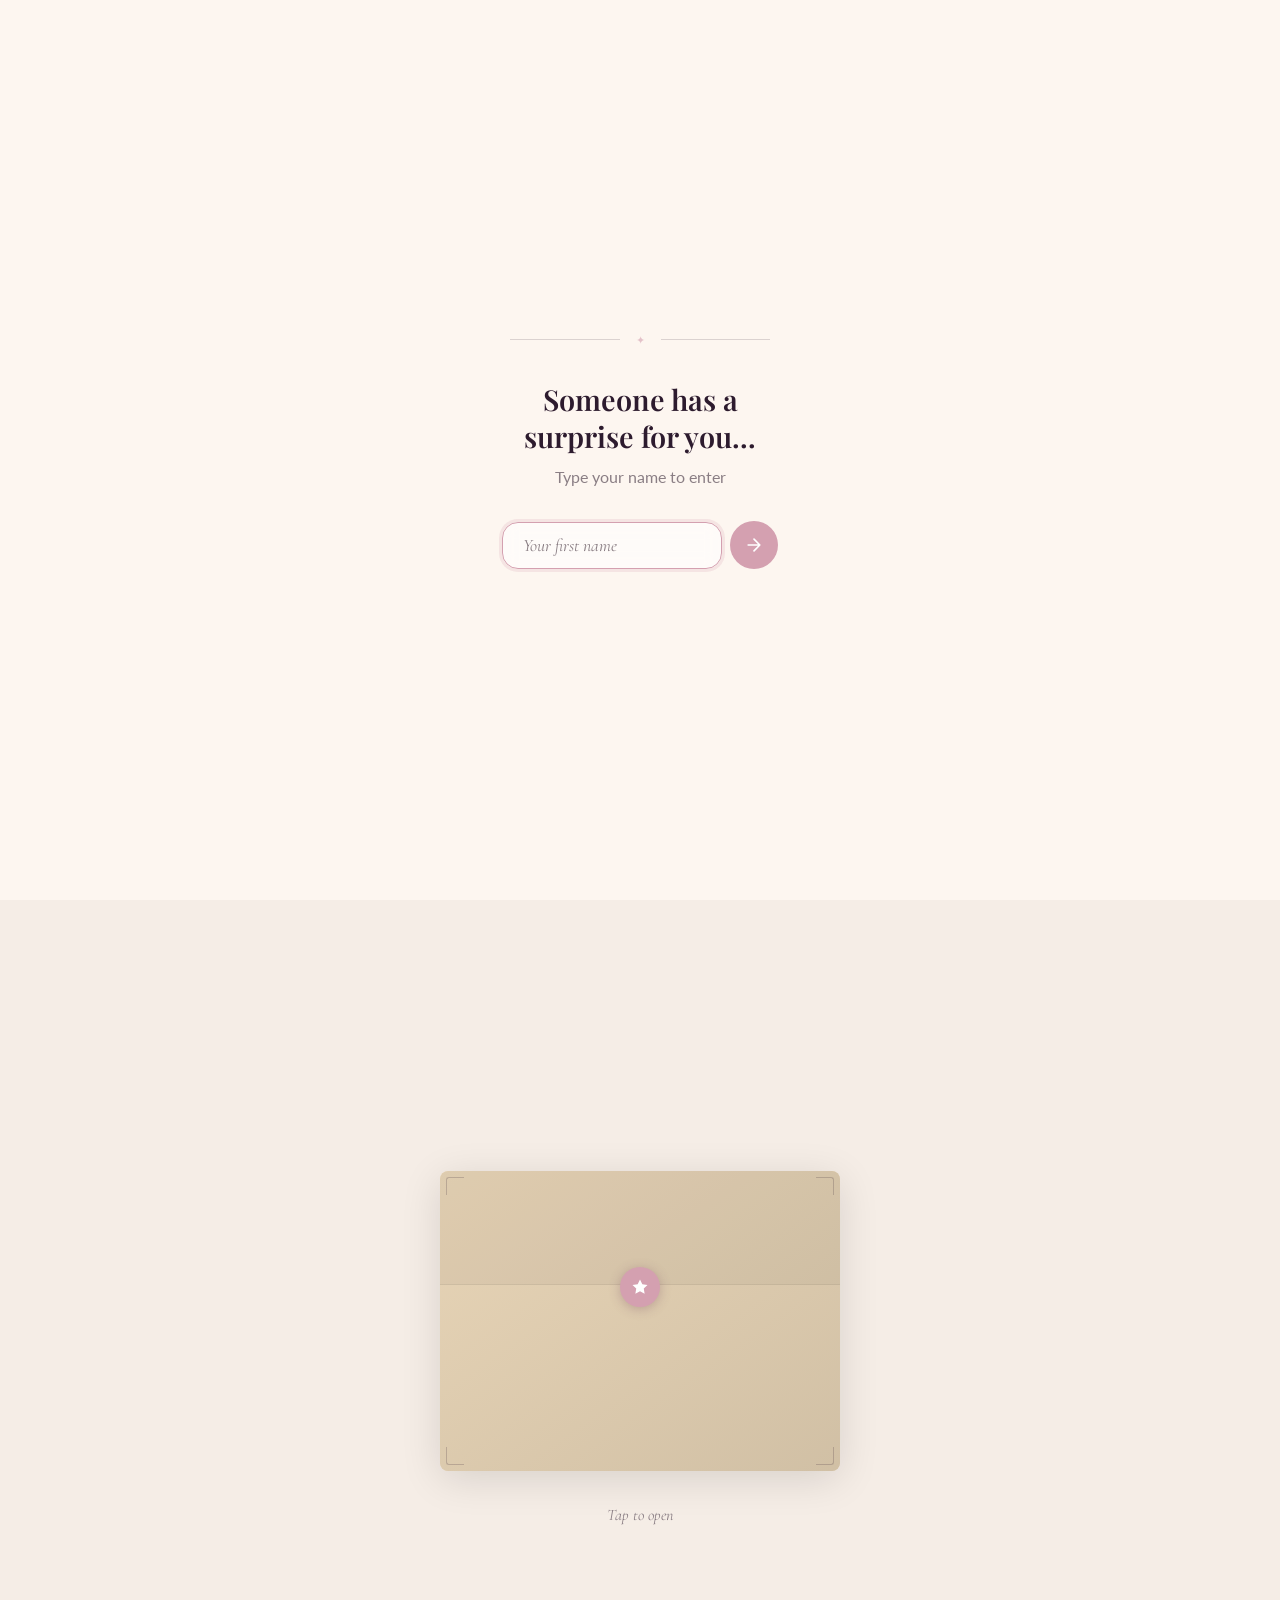
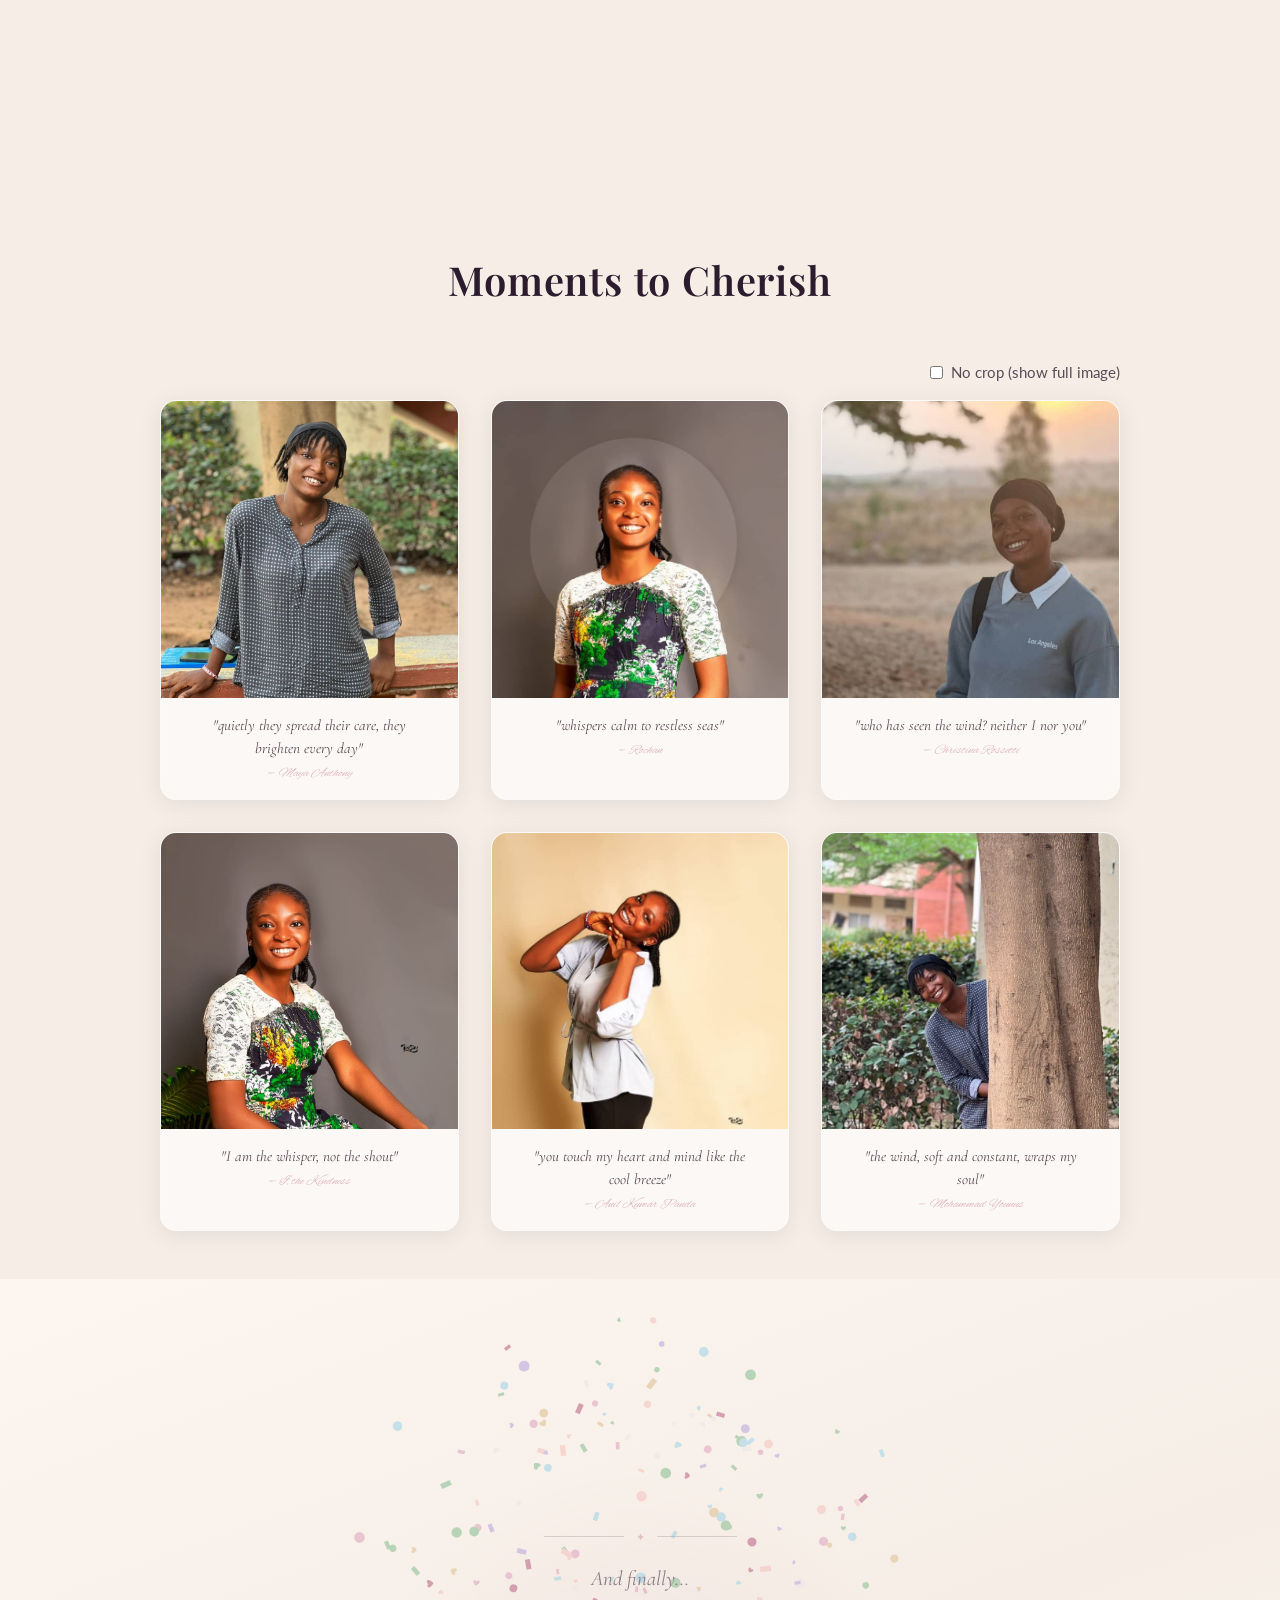
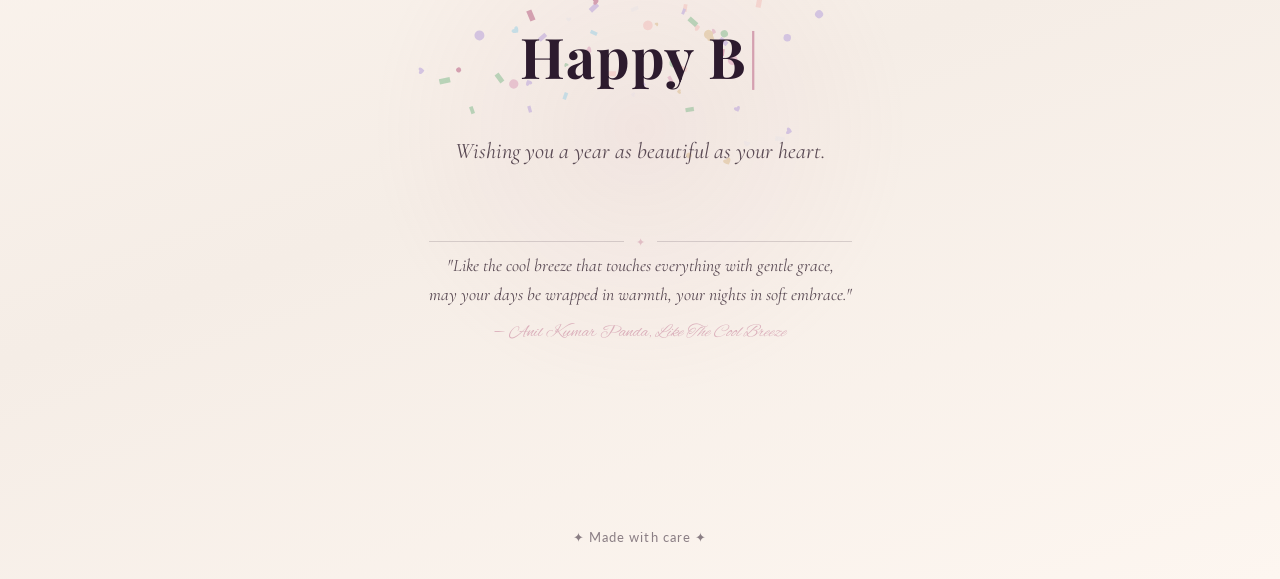
<file: index.html>
<!DOCTYPE html>
<html lang="en">
<head>
  <meta charset="UTF-8">
  <meta name="viewport" content="width=device-width, initial-scale=1.0">

  <!-- Prevent theme flash: apply saved theme before render -->
  <script>(function(){var t=localStorage.getItem('birthday-theme');if(t){document.documentElement.setAttribute('data-theme',t);}else{document.documentElement.setAttribute('data-theme','light');}})();</script>

  <!-- ✦ CHANGE: Recipient name for page title & description -->
  <title>Happy Birthday ✦ Precious</title>
  <meta name="theme-color" content="#FDF6F0">
  <meta name="description" content="A special birthday surprise for Precious Mosunmola Oni">

  <!-- Google Fonts -->
  <link rel="preconnect" href="https://fonts.googleapis.com">
  <link rel="preconnect" href="https://fonts.gstatic.com" crossorigin>
  <link href="https://fonts.googleapis.com/css2?family=Playfair+Display:ital,wght@0,400;0,600;0,700;1,400&family=Lato:wght@300;400;700&family=Cormorant+Garamond:ital,wght@0,400;0,600;1,400&family=Alex+Brush&display=swap" rel="stylesheet">

  <link rel="stylesheet" href="style.css">
</head>
<body>

  <!-- ===== NAME GATE ===== -->
  <div id="nameGate" class="name-gate">
    <div class="name-gate-card">
      <div class="name-gate-divider" aria-hidden="true">
        <span class="divider-line"></span>
        <span class="divider-ornament">&#10022;</span>
        <span class="divider-line"></span>
      </div>
      <h2 class="name-gate-title">Someone has a surprise for you...</h2>
      <p class="name-gate-subtitle">Type your name to enter</p>
      <form id="nameGateForm" class="name-gate-form" autocomplete="off">
        <input type="text" id="nameGateInput" class="name-gate-input" placeholder="Your first name" required maxlength="30" autofocus>
        <button type="submit" class="name-gate-btn">
          <svg viewBox="0 0 24 24" width="20" height="20" aria-hidden="true">
            <path d="M5 12h14M12 5l7 7-7 7" fill="none" stroke="currentColor" stroke-width="2" stroke-linecap="round" stroke-linejoin="round"/>
          </svg>
        </button>
      </form>
    </div>
  </div>

  <!-- ===== BIRTHDAY CELEBRATION OVERLAY ===== -->
  <div id="birthdayOverlay" class="birthday-overlay" hidden>
    <canvas id="birthdayConfetti" aria-hidden="true"></canvas>
    <div class="birthday-overlay-content">
      <div class="birthday-overlay-divider" aria-hidden="true">
        <span class="divider-line"></span>
        <span class="divider-ornament">&#10022;</span>
        <span class="divider-line"></span>
      </div>
      <h1 class="birthday-overlay-title">Happy Birthday!</h1>
      <p class="birthday-overlay-name">Precious</p>
      <p class="birthday-overlay-subtitle">Today is your special day</p>
      <button id="birthdayOverlayBtn" class="birthday-overlay-btn">Tap to enter &#10024;</button>
    </div>
  </div>

  <!-- ===== THEME TOGGLE ===== -->
  <button class="theme-toggle" id="themeToggle" aria-label="Toggle dark mode">
    <svg class="theme-icon theme-icon--sun" viewBox="0 0 24 24" width="20" height="20" aria-hidden="true">
      <circle cx="12" cy="12" r="5" fill="none" stroke="currentColor" stroke-width="2"/>
      <path d="M12 1v2M12 21v2M4.22 4.22l1.42 1.42M18.36 18.36l1.42 1.42M1 12h2M21 12h2M4.22 19.78l1.42-1.42M18.36 5.64l1.42-1.42" stroke="currentColor" stroke-width="2" stroke-linecap="round"/>
    </svg>
    <svg class="theme-icon theme-icon--moon" viewBox="0 0 24 24" width="20" height="20" aria-hidden="true">
      <path d="M21 12.79A9 9 0 1 1 11.21 3 7 7 0 0 0 21 12.79z" fill="none" stroke="currentColor" stroke-width="2" stroke-linecap="round" stroke-linejoin="round"/>
    </svg>
  </button>

  <!-- ===== SECTION NAVIGATION ===== -->
  <nav class="section-nav" id="sectionNav" aria-label="Section navigation">
    <button class="nav-dot is-active" data-index="0" aria-label="Go to welcome"></button>
    <button class="nav-dot" data-index="1" aria-label="Open your surprise"></button>
    <button class="nav-dot" data-index="2" aria-label="Read the letter"></button>
    <button class="nav-dot" data-index="3" aria-label="View memories"></button>
    <button class="nav-dot" data-index="4" aria-label="Celebration"></button>
  </nav>

  <main>

    <!-- ============================================================
         SECTION 1 — WELCOME
         ============================================================ -->
    <section id="welcome" class="section" data-index="0">
      <div class="particles-wrapper" id="particlesWrapper" aria-hidden="true"></div>

      <div class="welcome-content">
        <p class="teaser">Something special is here for you...</p>
        <div class="welcome-divider" aria-hidden="true">
          <span class="divider-line"></span>
          <span class="divider-ornament">&#10022;</span>
          <span class="divider-line"></span>
        </div>
        <h1 class="welcome-title">Happy Birthday</h1>
        <!-- ✦ CHANGE: Recipient name -->
        <p class="welcome-name">Precious Mosunmola Oni</p>
      </div>

      <div class="scroll-hint">
        <span>Scroll to explore</span>
        <svg class="scroll-arrow" viewBox="0 0 24 24" width="24" height="24" aria-hidden="true">
          <path d="M7 13l5 5 5-5M7 6l5 5 5-5" fill="none" stroke="currentColor" stroke-width="2" stroke-linecap="round" stroke-linejoin="round"/>
        </svg>
      </div>

      <!-- ✦ CHANGE: Birthday date (ISO format YYYY-MM-DD) -->
      <aside class="countdown" aria-label="Countdown to birthday">
        <p class="countdown-label">Countdown to your day</p>
        <p class="countdown-timer" id="countdownTimer">--d --h --m --s</p>
      </aside>
    </section>

    <!-- ============================================================
         SECTION 2 — SURPRISE REVEAL
         ============================================================ -->
    <section id="reveal" class="section" data-index="1">
      <h2 class="sr-only">Surprise Reveal</h2>

      <div class="reveal-container">
        <div class="envelope" id="envelope" role="button" tabindex="0" aria-label="Open your surprise">
          <div class="envelope-body">
            <!-- Corner accents -->
            <div class="env-corner env-corner--tl" aria-hidden="true"></div>
            <div class="env-corner env-corner--tr" aria-hidden="true"></div>
            <div class="env-corner env-corner--bl" aria-hidden="true"></div>
            <div class="env-corner env-corner--br" aria-hidden="true"></div>

            <!-- Sparkle burst (created on open) -->
            <div class="sparkle-burst" id="sparkleBurst" aria-hidden="true"></div>

            <!-- Inside content (hidden until opened) — reveals a poem -->
            <div class="envelope-inside">
              <div class="envelope-glow"></div>
              <div class="envelope-poem">
                <p class="env-poem-line" data-text="Silent heroes walk among us,"></p>
                <p class="env-poem-line" data-text="in their deeds, they don't fuss,"></p>
                <p class="env-poem-line" data-text="quietly they spread their care,"></p>
                <p class="env-poem-line" data-text="in their humble way, they brighten every day."></p>
                <p class="env-poem-attribution" data-text="— Maya Anthony, The Silent Hero"></p>
              </div>
            </div>
            <!-- Front cover (slides away on open) -->
            <div class="envelope-cover">
              <div class="envelope-flap-top"></div>
              <div class="envelope-seal">
                <svg viewBox="0 0 24 24" width="18" height="18" aria-hidden="true">
                  <path d="M12 2l3.09 6.26L22 9.27l-5 4.87 1.18 6.88L12 17.77l-6.18 3.25L7 14.14 2 9.27l6.91-1.01L12 2z" fill="currentColor"/>
                </svg>
              </div>
            </div>
          </div>
        </div>
        <p class="reveal-hint" id="revealHint">Tap to open</p>
        <p class="reveal-hint reveal-hint--opened">&#10024; A letter awaits you... &#10024;</p>
      </div>
    </section>

    <!-- ============================================================
         SECTION 3 — LETTER
         ============================================================ -->
    <section id="letter" class="section" data-index="2" aria-hidden="true">
      <article class="letter-card">
        <div class="letter-seal" aria-hidden="true">
          <svg viewBox="0 0 24 24" width="20" height="20" aria-hidden="true">
            <path d="M12 2l3.09 6.26L22 9.27l-5 4.87 1.18 6.88L12 17.77l-6.18 3.25L7 14.14 2 9.27l6.91-1.01L12 2z" fill="currentColor"/>
          </svg>
        </div>

        <h2 class="letter-title">For You, <span class="letter-name">Precious</span></h2>

        <div class="letter-body">
          <!-- ✦ CHANGE: Letter content — edit each paragraph as desired -->
          <p class="letter-paragraph">From the moment you came into this world, you've carried a quiet grace that leaves everyone around you a little warmer, a little lighter. Your calm nature, your gentle strength, your brilliant mind — they ripple through every life you touch.</p>
          <p class="letter-paragraph">Today, on your special day, this is a reminder of just how extraordinary you are. You move through this world like the wind itself — sometimes a soft breeze that soothes, sometimes a steady force that inspires. Never doubt the beauty of who you are.</p>
          <p class="letter-paragraph">May this new year of your life bring you the same peace you bring to others, the same light you radiate, and the same joy you so freely share. You are rare. You are precious — in every sense of the word.</p>
        </div>

        <!-- Poem inset -->
        <div class="letter-poem">
          <div class="letter-poem-divider" aria-hidden="true">
            <span class="divider-line"></span>
            <span class="divider-ornament">&#10022;</span>
            <span class="divider-line"></span>
          </div>

          <!-- Poem 2: Whispers in the Breeze -->
          <div class="poem-block">
            <p class="poem-block-line" data-text="Your voice is like a gentle breeze,"></p>
            <p class="poem-block-line" data-text="that dances through the autumn trees."></p>
            <p class="poem-block-line" data-text="It whispers calm to restless seas,"></p>
            <p class="poem-block-line" data-text="and brings my weary soul to ease."></p>
            <br>
            <p class="poem-block-line" data-text="No thunder shouts, no storms arise,"></p>
            <p class="poem-block-line" data-text="just quiet stars in moonlit skies."></p>
            <p class="poem-block-line" data-text="Your presence, a light that softly stays,"></p>
            <p class="poem-block-line" data-text="and wraps my heart in warmest praise."></p>
            <p class="poem-block-attribution" data-text="— Rochan, Whispers in the Breeze"></p>
          </div>

          <div class="letter-poem-divider" aria-hidden="true">
            <span class="divider-line"></span>
            <span class="divider-ornament">&#10022;</span>
            <span class="divider-line"></span>
          </div>

          <!-- Poem 3: Who Has Seen the Wind? -->
          <div class="poem-block">
            <p class="poem-block-line" data-text="Who has seen the wind?"></p>
            <p class="poem-block-line" data-text="Neither I nor you:"></p>
            <p class="poem-block-line" data-text="But when the leaves hang trembling,"></p>
            <p class="poem-block-line" data-text="the wind is passing through."></p>
            <br>
            <p class="poem-block-line" data-text="Who has seen the wind?"></p>
            <p class="poem-block-line" data-text="Neither you nor I:"></p>
            <p class="poem-block-line" data-text="But when the trees bow down their heads,"></p>
            <p class="poem-block-line" data-text="the wind is passing by."></p>
            <p class="poem-block-attribution" data-text="— Christina Rossetti"></p>
          </div>
        </div>

        <!-- ✦ CHANGE: Signature -->
        <p class="letter-signature">With warmth,<br><span class="signature-name">A Friend</span></p>
      </article>
    </section>

    <!-- ============================================================
         SECTION 4 — MEMORIES
         ============================================================ -->
    <section id="memories" class="section" data-index="3">
      <h2 class="section-title">Moments to Cherish</h2>

      <div class="memory-controls">
        <label class="memory-control">
          <input type="checkbox" id="noCropToggle">
          <span>No crop (show full image)</span>
        </label>
      </div>

      <div class="memory-grid">
        <!-- ✦ CHANGE: Memory cards — edit captions and image placeholder colors -->
        <figure class="memory-card">
          <div class="memory-placeholder">
            <img src="images/WhatsApp Image 2026-07-15 at 3.23.56 PM.jpeg" alt="Memory 1" loading="lazy">
          </div>
          <figcaption class="memory-caption">"quietly they spread their care, they brighten every day"<br><span class="memory-caption-src">— Maya Anthony</span></figcaption>
        </figure>

        <figure class="memory-card">
          <div class="memory-placeholder">
            <img src="images/WhatsApp Image 2026-07-15 at 3.23.57 PM (1).jpeg" alt="Memory 2" loading="lazy">
          </div>
          <figcaption class="memory-caption">"whispers calm to restless seas"<br><span class="memory-caption-src">— Rochan</span></figcaption>
        </figure>

        <figure class="memory-card">
          <div class="memory-placeholder">
            <img src="images/WhatsApp Image 2026-07-15 at 3.23.57 PM (2).jpeg" alt="Memory 3" loading="lazy">
          </div>
          <figcaption class="memory-caption">"who has seen the wind? neither I nor you"<br><span class="memory-caption-src">— Christina Rossetti</span></figcaption>
        </figure>

        <figure class="memory-card">
          <div class="memory-placeholder">
            <img src="images/WhatsApp Image 2026-07-15 at 3.23.57 PM (3).jpeg" alt="Memory 4" loading="lazy">
          </div>
          <figcaption class="memory-caption">"I am the whisper, not the shout"<br><span class="memory-caption-src">— I, the Kindness</span></figcaption>
        </figure>

        <figure class="memory-card">
          <div class="memory-placeholder">
            <img src="images/WhatsApp Image 2026-07-15 at 3.23.57 PM (4).jpeg" alt="Memory 5" loading="lazy">
          </div>
          <figcaption class="memory-caption">"you touch my heart and mind like the cool breeze"<br><span class="memory-caption-src">— Anil Kumar Panda</span></figcaption>
        </figure>

        <figure class="memory-card">
          <div class="memory-placeholder">
            <img src="images/WhatsApp Image 2026-07-15 at 3.23.57 PM.jpeg" alt="Memory 6" loading="lazy">
          </div>
          <figcaption class="memory-caption">"the wind, soft and constant, wraps my soul"<br><span class="memory-caption-src">— Mohammad Younus</span></figcaption>
        </figure>
      </div>
    </section>

    <!-- ============================================================
         SECTION 5 — CELEBRATION
         ============================================================ -->
    <section id="celebration" class="section" data-index="4">
      <!-- Confetti canvas overlay -->
      <canvas id="confettiCanvas" aria-hidden="true"></canvas>

      <!-- Floating balloons -->
      <div class="balloons-container" id="balloonsContainer" aria-hidden="true"></div>

      <div class="celebration-content">
        <div class="welcome-divider" aria-hidden="true">
          <span class="divider-line"></span>
          <span class="divider-ornament">&#10022;</span>
          <span class="divider-line"></span>
        </div>

        <p class="celebration-prelude">And finally...</p>

        <!-- ✦ CHANGE: The main birthday greeting (typed out) -->
        <h2 class="birthday-message" id="typewriterText"></h2>

        <!-- ✦ CHANGE: Final wish -->
        <p class="final-wish">Wishing you a year as beautiful as your heart.</p>

        <div class="celebration-poem">
          <div class="welcome-divider" aria-hidden="true">
            <span class="divider-line"></span>
            <span class="divider-ornament">&#10022;</span>
            <span class="divider-line"></span>
          </div>
          <p class="celebration-poem-line">"Like the cool breeze that touches everything with gentle grace,</p>
          <p class="celebration-poem-line">may your days be wrapped in warmth, your nights in soft embrace."</p>
          <p class="celebration-poem-attribution">— Anil Kumar Panda, <em>Like The Cool Breeze</em></p>
        </div>
      </div>

      <footer class="site-footer">
        <p>&#10022; Made with care &#10022;</p>
      </footer>
    </section>

  </main>

  <script src="script.js"></script>
</body>
</html>
</file>
<file: style.css>
/* ============================================================
   STYLE.CSS — Birthday Surprise Site
   All customization variables are at the top in :root
   ============================================================ */

/* ---- ✦ CUSTOMIZATION: Theme Colors ---- */
:root {
  /* Core palette */
  --rose:       #D4A0B0;
  --cream:      #FDF6F0;
  --champagne:  #E8D5B7;
  --mauve:      #6B3A5A;
  --blush:      #F5D6D0;
  --dusk:       #2D1B2E;
  --mist:       #F0EAE8;
  --lavender:   #D4C5E2;

  /* Light theme surfaces */
  --bg:            var(--cream);
  --bg-soft:       #F5EDE6;
  --bg-card:       #FFFFFF;
  --text:          var(--dusk);
  --text-soft:     #5A4A54;
  --text-muted:    #8A7E84;
  --border:        rgba(0, 0, 0, 0.06);
  --shadow:        rgba(0, 0, 0, 0.08);
  --shadow-strong: rgba(0, 0, 0, 0.12);

  /* Glass / frosted */
  --glass-bg:      rgba(255, 255, 255, 0.6);
  --glass-border:  rgba(255, 255, 255, 0.3);

  /* Envelope */
  --env-body:  var(--champagne);
  --env-flap:  rgba(0, 0, 0, 0.04);

  /* Letter card */
  --letter-bg: #FFFFFF;

  /* Navigation */
  --nav-dot:       rgba(45, 27, 46, 0.2);
  --nav-dot-active: var(--rose);

  /* Spacing scale */
  --space-xs: 0.5rem;
  --space-sm: 1rem;
  --space-md: 2rem;
  --space-lg: 3rem;
  --space-xl: 5rem;

  /* Radius */
  --radius-sm: 8px;
  --radius-md: 16px;
  --radius-lg: 24px;

  /* Typography */
  --font-heading: 'Playfair Display', Georgia, serif;
  --font-body:    'Lato', 'Segoe UI', sans-serif;
  --font-letter:  'Cormorant Garamond', Georgia, serif;
  --font-script:  'Alex Brush', cursive;

  /* Transitions */
  --ease-out:    cubic-bezier(0.22, 1, 0.36, 1);
  --ease-spring: cubic-bezier(0.34, 1.56, 0.64, 1);
  --ease-smooth: cubic-bezier(0.65, 0, 0.35, 1);
}

/* ---- Typography refinements ---- */
h1, h2, h3, h4 {
  font-feature-settings: 'liga' 1, 'kern' 1;
  text-rendering: optimizeLegibility;
  -webkit-font-smoothing: antialiased;
  -moz-osx-font-smoothing: grayscale;
}

/* ---- ✦ CUSTOMIZATION: Dark Theme ---- */
[data-theme="dark"] {
  --bg:            #1A1418;
  --bg-soft:       #241E22;
  --bg-card:       #2D262A;
  --text:          #F0EAE8;
  --text-soft:     #C4B8B4;
  --text-muted:    #8A7E7C;
  --border:        rgba(255, 255, 255, 0.06);
  --shadow:        rgba(0, 0, 0, 0.3);
  --shadow-strong: rgba(0, 0, 0, 0.4);
  --glass-bg:      rgba(255, 255, 255, 0.04);
  --glass-border:  rgba(255, 255, 255, 0.06);
  --env-body:      #5A4A40;
  --env-flap:      rgba(255, 255, 255, 0.04);
  --letter-bg:     #2D262A;
  --nav-dot:       rgba(240, 234, 232, 0.2);
  --nav-dot-active: var(--rose);
}

/* ============================================================
   RESET & BASE
   ============================================================ */
*, *::before, *::after {
  margin: 0;
  padding: 0;
  box-sizing: border-box;
}

html {
  scroll-behavior: smooth;
  -webkit-tap-highlight-color: transparent;
}

body {
  font-family: var(--font-body);
  font-weight: 400;
  color: var(--text);
  background: var(--bg);
  line-height: 1.6;
  overflow-x: hidden;
  transition: background 0.5s ease, color 0.5s ease;
}

a { color: inherit; text-decoration: none; }
img { max-width: 100%; display: block; }
button { border: none; background: none; cursor: pointer; font: inherit; color: inherit; }
ul, ol { list-style: none; }

/* ============================================================
   TYPOGRAPHY HELPERS
   ============================================================ */
.sr-only {
  position: absolute;
  width: 1px;
  height: 1px;
  overflow: hidden;
  clip: rect(0, 0, 0, 0);
  white-space: nowrap;
  border: 0;
}

.section-title {
  font-family: var(--font-heading);
  font-size: clamp(1.75rem, 4vw, 2.5rem);
  font-weight: 600;
  text-align: center;
  margin-bottom: var(--space-lg);
  letter-spacing: 0.02em;
}

/* ============================================================
   LAYOUT — SECTIONS
   ============================================================ */
.section {
  position: relative;
  min-height: 100vh;
  display: flex;
  flex-direction: column;
  align-items: center;
  justify-content: center;
  padding: var(--space-lg) var(--space-md);
  overflow: hidden;
}

/* ============================================================
   SECTION 1 — WELCOME
   ============================================================ */
#welcome {
  background: linear-gradient(160deg, var(--bg) 0%, var(--bg-soft) 50%, var(--bg) 100%);
  background-size: 400% 400%;
  animation: gradientShift 20s ease infinite;
  text-align: center;
}

@keyframes gradientShift {
  0%   { background-position: 0% 50%; }
  50%  { background-position: 100% 50%; }
  100% { background-position: 0% 50%; }
}

/* ---- Floating particles ---- */
.particles-wrapper {
  position: absolute;
  inset: 0;
  pointer-events: none;
  overflow: hidden;
  z-index: 0;
}

.particle {
  position: absolute;
  border-radius: 50%;
  background: var(--rose);
  pointer-events: none;
  will-change: transform;
  animation: particleDrift linear infinite;
}

@keyframes particleDrift {
  0%   { transform: translate(0, 0) scale(1); opacity: 0; }
  10%  { opacity: var(--p-opacity, 0.2); }
  90%  { opacity: var(--p-opacity, 0.2); }
  100% { transform: translate(var(--p-drift-x, 60px), var(--p-drift-y, -180px)) scale(0.6); opacity: 0; }
}

/* ---- Welcome content ---- */
.welcome-content {
  position: relative;
  z-index: 1;
  animation: fadeInUp 1.2s var(--ease-out) forwards;
}

.teaser {
  font-family: var(--font-letter);
  font-size: clamp(1rem, 2vw, 1.25rem);
  font-style: italic;
  color: var(--text-soft);
  margin-bottom: var(--space-sm);
  opacity: 0;
  animation: fadeInUp 0.8s 0.3s var(--ease-out) forwards;
  letter-spacing: 0.04em;
}

.welcome-title {
  font-family: var(--font-heading);
  font-size: clamp(2.5rem, 8vw, 5rem);
  font-weight: 700;
  color: var(--text);
  line-height: 1.1;
  letter-spacing: 0.03em;
  opacity: 0;
  animation: fadeInUp 0.8s 0.6s var(--ease-out) forwards;
}

.welcome-name {
  font-family: var(--font-heading);
  font-size: clamp(1.3rem, 3.5vw, 2rem);
  font-weight: 400;
  color: var(--rose);
  margin-top: var(--space-xs);
  font-style: italic;
  opacity: 0;
  animation: fadeInUp 0.8s 0.9s var(--ease-out) forwards;
}

/* ---- Decorative divider ---- */
.welcome-divider {
  display: flex;
  align-items: center;
  justify-content: center;
  gap: 0.75rem;
  margin-top: var(--space-sm);
  opacity: 0;
  animation: fadeInUp 0.8s 0.75s var(--ease-out) forwards;
}

.divider-line {
  display: block;
  width: clamp(40px, 8vw, 80px);
  height: 1px;
  background: linear-gradient(to right, transparent, var(--text-muted), transparent);
}

.divider-ornament {
  color: var(--rose);
  font-size: 0.7rem;
  animation: gentleSpin 6s ease-in-out infinite;
}

@keyframes gentleSpin {
  0%, 100% { transform: rotate(0deg); }
  50% { transform: rotate(180deg); }
}

/* ---- Scroll hint ---- */
.scroll-hint {
  position: absolute;
  bottom: var(--space-lg);
  left: 50%;
  transform: translateX(-50%);
  display: flex;
  flex-direction: column;
  align-items: center;
  gap: 0.5rem;
  color: var(--text-muted);
  font-size: 0.8rem;
  letter-spacing: 0.08em;
  text-transform: uppercase;
  z-index: 1;
  opacity: 0;
  animation: fadeInUp 0.8s 1.3s var(--ease-out) forwards;
}

.scroll-arrow {
  animation: bounceArrow 2s ease-in-out infinite;
  width: 20px;
  height: 20px;
}

@keyframes bounceArrow {
  0%, 100% { transform: translateY(0); }
  50% { transform: translateY(8px); }
}

/* ---- Countdown ---- */
.countdown {
  position: absolute;
  top: var(--space-md);
  right: var(--space-md);
  text-align: right;
  z-index: 1;
  opacity: 0;
  animation: fadeIn 1s 1.5s forwards;
}

.countdown-label {
  font-size: 0.65rem;
  text-transform: uppercase;
  letter-spacing: 0.1em;
  color: var(--text-muted);
  margin-bottom: 0.25rem;
}

.countdown-timer {
  font-family: var(--font-body);
  font-size: clamp(0.75rem, 1.8vw, 0.95rem);
  font-weight: 300;
  color: var(--text-soft);
  letter-spacing: 0.06em;
}

/* ============================================================
   SECTION 2 — REVEAL / ENVELOPE
   ============================================================ */
#reveal {
  background: var(--bg-soft);
  text-align: center;
}

.reveal-container {
  display: flex;
  flex-direction: column;
  align-items: center;
  gap: var(--space-md);
  opacity: 0;
  transform: translateY(30px);
  transition: opacity 1s var(--ease-out), transform 1s var(--ease-out);
}

.reveal-container.is-visible {
  opacity: 1;
  transform: translateY(0);
}

/* ---- Envelope ---- */
.envelope {
  width: 400px;
  height: 300px;
  perspective: 1000px;
  cursor: pointer;
  position: relative;
  transition: transform 0.4s var(--ease-out);
}

.envelope:hover {
  transform: translateY(-6px);
}

.envelope-body {
  position: relative;
  width: 100%;
  height: 100%;
  background: linear-gradient(145deg, var(--env-body) 0%, color-mix(in srgb, var(--env-body) 92%, #000) 100%);
  border-radius: var(--radius-sm);
  box-shadow: 0 8px 40px var(--shadow-strong);
  overflow: hidden;
}

/* ---- Envelope inside (hidden until opened) ---- */
.envelope-inside {
  position: absolute;
  inset: 0;
  display: flex;
  align-items: center;
  justify-content: center;
  flex-direction: column;
  gap: 0.5rem;
  opacity: 0;
  transform: scale(0.85);
  transition: opacity 0.6s ease 0.3s, transform 0.6s var(--ease-spring) 0.3s;
  z-index: 1;
}

.envelope-glow {
  position: absolute;
  inset: 10%;
  border-radius: 50%;
  background: radial-gradient(circle at center, rgba(212, 160, 176, 0.35) 0%, transparent 70%);
  animation: pulseGlow 2.5s ease-in-out infinite;
}

@keyframes pulseGlow {
  0%, 100% { transform: scale(1); opacity: 0.6; }
  50% { transform: scale(1.15); opacity: 1; }
}

/* ---- Envelope poem (replaces heart) ---- */
.envelope-poem {
  text-align: center;
  z-index: 1;
  padding: 0.8rem;
  pointer-events: none;
}

.env-poem-line {
  font-family: var(--font-letter);
  font-size: clamp(0.8rem, 1.6vw, 1rem);
  font-style: italic;
  color: var(--text);
  line-height: 1.8;
  margin: 0;
  min-height: 1.6em;
  opacity: 0;
  transition: opacity 0.5s ease;
}

.env-poem-line.active {
  opacity: 1;
}

.env-poem-line .typing-cursor {
  display: inline-block;
  width: 1px;
  height: 1em;
  background: var(--rose);
  margin-left: 1px;
  vertical-align: text-bottom;
  animation: cursorBlink 0.7s step-end infinite;
}

@keyframes cursorBlink {
  0%, 100% { opacity: 1; }
  50% { opacity: 0; }
}

.env-poem-attribution {
  font-family: var(--font-script);
  font-size: clamp(0.8rem, 1.6vw, 1rem);
  color: var(--rose);
  margin-top: 0.5rem;
  opacity: 0;
  transition: opacity 0.5s ease;
}

.env-poem-attribution.active {
  opacity: 1;
}

/* ---- Envelope cover (slides away) ---- */
.envelope-cover {
  position: absolute;
  inset: 0;
  z-index: 2;
  display: flex;
  flex-direction: column;
  align-items: center;
  transition: transform 0.8s var(--ease-out), opacity 0.6s ease;
  transform-origin: top center;
  background: linear-gradient(145deg, var(--env-body) 0%, color-mix(in srgb, var(--env-body) 90%, #000) 100%);
  border-radius: var(--radius-sm);
}

.envelope-flap-top {
  width: 100%;
  height: 38%;
  background: var(--env-flap);
  border-bottom: 1px solid var(--border);
  border-radius: var(--radius-sm) var(--radius-sm) 0 0;
}

.envelope-seal {
  position: absolute;
  top: 32%;
  left: 50%;
  transform: translateX(-50%);
  width: 40px;
  height: 40px;
  background: var(--rose);
  border-radius: 50%;
  display: flex;
  align-items: center;
  justify-content: center;
  color: #fff;
  box-shadow: 0 2px 12px rgba(107, 58, 90, 0.3);
  animation: pulseSeal 2.5s ease-in-out infinite;
  z-index: 3;
}

@keyframes pulseSeal {
  0%, 100% { transform: translateX(-50%) scale(1); box-shadow: 0 2px 12px rgba(107, 58, 90, 0.3); }
  50% { transform: translateX(-50%) scale(1.06); box-shadow: 0 2px 24px rgba(107, 58, 90, 0.45); }
}

/* ---- Envelope corner accents ---- */
.env-corner {
  position: absolute;
  width: 18px;
  height: 18px;
  z-index: 4;
  opacity: 0.2;
  border-color: var(--text-muted);
}

.env-corner--tl { top: 6px; left: 6px; border-top: 1.5px solid; border-left: 1.5px solid; border-radius: 3px 0 0 0; }
.env-corner--tr { top: 6px; right: 6px; border-top: 1.5px solid; border-right: 1.5px solid; border-radius: 0 3px 0 0; }
.env-corner--bl { bottom: 6px; left: 6px; border-bottom: 1.5px solid; border-left: 1.5px solid; border-radius: 0 0 0 3px; }
.env-corner--br { bottom: 6px; right: 6px; border-bottom: 1.5px solid; border-right: 1.5px solid; border-radius: 0 0 3px 0; }

/* ---- Envelope sparkle burst ---- */
.sparkle-burst {
  position: absolute;
  top: 50%;
  left: 50%;
  z-index: 5;
  pointer-events: none;
}

.sparkle {
  position: absolute;
  width: 6px;
  height: 6px;
  background: var(--rose);
  border-radius: 50%;
  animation: sparkleFly 1.2s var(--ease-out) forwards;
  pointer-events: none;
}

@keyframes sparkleFly {
  0% { transform: translate(0, 0) scale(1); opacity: 1; }
  100% { transform: translate(var(--sx), var(--sy)) scale(0); opacity: 0; }
}

/* ---- Open state ---- */
.envelope.is-open .envelope-cover {
  transform: translateY(-105%) scale(0.85);
  opacity: 0;
  pointer-events: none;
}

.envelope.is-open .envelope-inside {
  opacity: 1;
  transform: scale(1);
}

.envelope.is-open:hover {
  transform: none;
}

/* ---- Reveal hints ---- */
.reveal-hint {
  font-family: var(--font-letter);
  font-size: 1rem;
  font-style: italic;
  color: var(--text-muted);
  transition: opacity 0.4s ease;
}

.reveal-hint--opened {
  opacity: 0;
  pointer-events: none;
  position: absolute;
}

.envelope.is-open ~ .reveal-hint {
  opacity: 0;
}

.envelope.is-open ~ .reveal-hint--opened {
  opacity: 1;
  position: static;
}

/* ============================================================
   SECTION 3 — LETTER
   ============================================================ */
#letter {
  background: var(--bg);
}

/* Hidden until envelope is opened */
#letter[aria-hidden="true"] {
  display: none;
}

.letter-card {
  max-width: 620px;
  width: 100%;
  background: var(--letter-bg);
  padding: clamp(2rem, 4vw, 3.5rem) clamp(1.5rem, 3vw, 3rem);
  border-radius: 4px;
  box-shadow: 0 2px 20px var(--shadow), 0 1px 4px rgba(0, 0, 0, 0.04), inset 0 1px 0 rgba(255,255,255,0.5);
  position: relative;
  isolation: isolate;
  opacity: 0;
  transform: rotate(-0.8deg) translateY(40px);
  transition: opacity 0.8s var(--ease-out), transform 0.8s var(--ease-out), background 0.5s ease, box-shadow 0.5s ease;
}

/* Subtle paper grain overlay */
.letter-card::before {
  content: '';
  position: absolute;
  inset: 0;
  border-radius: 4px;
  background: linear-gradient(135deg, rgba(255,255,255,0.25) 0%, transparent 50%, rgba(232,213,183,0.05) 100%);
  pointer-events: none;
  z-index: -1;
}

.letter-card.is-visible {
  opacity: 1;
  transform: rotate(-0.8deg) translateY(0);
}

.letter-title {
  font-family: var(--font-heading);
  font-size: clamp(1.3rem, 3vw, 1.75rem);
  font-weight: 600;
  color: var(--text);
  margin-bottom: var(--space-md);
  letter-spacing: 0.02em;
}

.letter-name {
  color: var(--rose);
}

.letter-body {
  font-family: var(--font-letter);
  font-size: clamp(1rem, 2vw, 1.15rem);
  line-height: 1.75;
  color: var(--text-soft);
}

.letter-paragraph {
  margin-bottom: 1.25em;
  opacity: 0;
  transform: translateY(20px);
  transition: opacity 0.6s var(--ease-out), transform 0.6s var(--ease-out);
}

.letter-paragraph.is-visible {
  opacity: 1;
  transform: translateY(0);
}

/* ---- Drop cap ---- */
.letter-paragraph:first-child::first-letter {
  font-family: var(--font-heading);
  font-size: 3.6em;
  float: left;
  line-height: 0.8;
  margin-right: 0.5rem;
  margin-top: 0.1em;
  color: var(--rose);
  font-weight: 700;
  font-style: normal;
}

/* ---- Letter wax seal ---- */
.letter-seal {
  position: absolute;
  bottom: 1.5rem;
  right: 1.5rem;
  width: 44px;
  height: 44px;
  border-radius: 50%;
  background: var(--rose);
  display: flex;
  align-items: center;
  justify-content: center;
  color: #fff;
  box-shadow: 0 2px 12px rgba(107, 58, 90, 0.25);
  opacity: 0.9;
}

.letter-seal svg {
  width: 20px;
  height: 20px;
}

.letter-signature {
  margin-top: var(--space-lg);
  font-family: var(--font-letter);
  font-size: clamp(1rem, 2vw, 1.1rem);
  color: var(--text-soft);
  line-height: 1.8;
}

.signature-name {
  font-family: var(--font-script);
  font-size: clamp(1.5rem, 3.5vw, 2rem);
  color: var(--rose);
}

/* ---- Letter poem inset ---- */
.letter-poem {
  margin-top: var(--space-lg);
  width: 100%;
}

.letter-poem-divider {
  display: flex;
  align-items: center;
  gap: 0.75rem;
  margin: var(--space-md) 0;
}

.divider-line {
  flex: 1;
  height: 1px;
  background: var(--text-muted);
  opacity: 0.3;
}

.divider-ornament {
  font-size: 0.7rem;
  color: var(--rose);
  opacity: 0.6;
}

.poem-block {
  padding: var(--space-sm) 0;
}

.poem-block-line {
  font-family: var(--font-letter);
  font-size: clamp(0.9rem, 2vw, 1.05rem);
  font-style: italic;
  color: var(--text-soft);
  line-height: 1.7;
  margin: 0;
  text-align: center;
  min-height: 1.5em;
  opacity: 0;
  transition: opacity 0.4s ease;
}

.poem-block-line.active {
  opacity: 1;
}

.poem-block-attribution {
  font-family: var(--font-script);
  font-size: clamp(0.9rem, 1.8vw, 1.1rem);
  color: var(--rose);
  text-align: center;
  margin-top: var(--space-xs);
  opacity: 0;
  transition: opacity 0.4s ease;
}

.poem-block-attribution.active {
  opacity: 1;
}

.poem-block-line .typing-cursor,
.poem-block-attribution .typing-cursor {
  display: inline-block;
  width: 1.5px;
  height: 1.1em;
  background: var(--rose);
  margin-left: 1px;
  vertical-align: text-bottom;
  animation: cursorBlink 0.7s step-end infinite;
}

/* ============================================================
   SECTION 4 — MEMORIES
   ============================================================ */
#memories {
  background: var(--bg-soft);
}

.memory-grid {
  display: grid;
  grid-template-columns: repeat(3, 1fr);
  gap: var(--space-md);
  max-width: 960px;
  width: 100%;
}

.memory-controls {
  display: flex;
  justify-content: flex-end;
  width: 100%;
  max-width: 960px;
  margin: 0 0 var(--space-sm) 0;
}

.memory-control {
  font-family: var(--font-body);
  color: var(--text-soft);
  font-size: 0.95rem;
  display: inline-flex;
  align-items: center;
  gap: 0.5rem;
}

/* Non-cropping mode — show full image with letterboxing */
.memory-grid.no-crop .memory-placeholder img {
  object-fit: contain !important;
  object-position: center top !important;
  background: var(--bg-card);
}

.memory-card {
  background: var(--glass-bg);
  backdrop-filter: blur(12px);
  -webkit-backdrop-filter: blur(12px);
  border: 1px solid var(--glass-border);
  border-radius: var(--radius-md);
  overflow: hidden;
  box-shadow: 0 4px 24px var(--shadow);
  transition: transform 0.5s var(--ease-out), box-shadow 0.5s var(--ease-out);
  opacity: 0;
  transform: translateY(40px);
}

.memory-card.is-visible {
  opacity: 1;
  transform: translateY(0);
}

.memory-card:hover {
  transform: translateY(-8px) scale(1.02);
  box-shadow: 0 12px 40px var(--shadow-strong);
}

.memory-placeholder {
  width: 100%;
  aspect-ratio: 1 / 1;
  display: flex;
  align-items: center;
  justify-content: center;
  position: relative;
  overflow: hidden;
}

.memory-placeholder img {
  width: 100%;
  height: 100%;
  object-fit: cover;
  object-position: center center;
  display: block;
  transition: transform 0.5s var(--ease-out);
}

/* Fallback for browsers that don't support `aspect-ratio` */
@supports not (aspect-ratio: 1/1) {
  .memory-placeholder {
    display: block;
    padding-top: 100%; /* 1:1 ratio fallback */
  }

  .memory-placeholder img {
    position: absolute;
    top: 0;
    left: 0;
    width: 100%;
    height: 100%;
    object-fit: cover;
    object-position: center center;
  }
}

/* If an image is portrait, prefer showing the top of the image
   so faces/heads are not cropped out of the square frame. */
.memory-placeholder.portrait img {
  object-position: top center;
}

.memory-placeholder.landscape img {
  object-position: center center;
}

.memory-card:hover .memory-placeholder img {
  transform: scale(1.05);
}

.memory-icon {
  width: 44px;
  height: 44px;
  opacity: 0.55;
  color: var(--dusk);
  filter: drop-shadow(0 2px 4px rgba(0, 0, 0, 0.08));
  transition: transform 0.4s var(--ease-out), opacity 0.4s var(--ease-out);
}

.memory-card:hover .memory-icon {
  transform: scale(1.12);
  opacity: 0.8;
}

[data-theme="dark"] .memory-icon {
  color: var(--text-soft);
}

.memory-caption {
  padding: var(--space-sm) var(--space-md);
  font-family: var(--font-letter);
  font-size: 0.95rem;
  font-style: italic;
  color: var(--text-soft);
  line-height: 1.5;
  text-align: center;
}

.memory-caption-src {
  font-family: var(--font-script);
  font-size: 0.8rem;
  color: var(--rose);
  opacity: 0.8;
}

/* Staggered card reveals */
.memory-card:nth-child(1) { transition-delay: 0.0s; }
.memory-card:nth-child(2) { transition-delay: 0.08s; }
.memory-card:nth-child(3) { transition-delay: 0.16s; }
.memory-card:nth-child(4) { transition-delay: 0.24s; }
.memory-card:nth-child(5) { transition-delay: 0.32s; }
.memory-card:nth-child(6) { transition-delay: 0.40s; }

/* ============================================================
   SECTION 5 — CELEBRATION
   ============================================================ */
#celebration {
  background: linear-gradient(160deg, var(--bg) 0%, var(--bg-soft) 50%, var(--bg) 100%);
  text-align: center;
  position: relative;
}

/* Confetti canvas */
#confettiCanvas {
  position: absolute;
  inset: 0;
  width: 100%;
  height: 100%;
  pointer-events: none;
  z-index: 1;
}

/* Balloons container */
.balloons-container {
  position: absolute;
  inset: 0;
  pointer-events: none;
  overflow: hidden;
  z-index: 1;
}

/* Individual balloon */
.balloon {
  position: absolute;
  bottom: -120px;
  width: 54px;
  height: 68px;
  border-radius: 50% 50% 50% 50% / 40% 40% 60% 60%;
  animation: balloonFloat linear forwards;
  opacity: 0.85;
}

.balloon::before {
  content: '';
  position: absolute;
  bottom: -6px;
  left: 50%;
  transform: translateX(-50%);
  width: 0;
  height: 0;
  border-left: 5px solid transparent;
  border-right: 5px solid transparent;
  border-top: 7px solid currentColor;
  opacity: 0.5;
}

/* Balloon highlight / shine */
.balloon::after {
  content: '';
  position: absolute;
  top: 14%;
  left: 20%;
  width: 32%;
  height: 22%;
  border-radius: 50%;
  background: radial-gradient(ellipse at center, rgba(255,255,255,0.45) 0%, transparent 70%);
}

.balloon-string {
  position: absolute;
  bottom: -36px;
  left: 50%;
  width: 1px;
  height: 36px;
  background: rgba(255, 255, 255, 0.2);
  transform: translateX(-50%);
}

@keyframes balloonFloat {
  0% {
    transform: translateY(0) rotate(0deg);
    opacity: 0;
  }
  5% {
    opacity: 0.85;
  }
  90% {
    opacity: 0.85;
  }
  100% {
    transform: translateY(-110vh) rotate(var(--balloon-sway, 8deg));
    opacity: 0;
  }
}

/* ---- Celebration content ---- */
.celebration-content {
  position: relative;
  z-index: 2;
  display: flex;
  flex-direction: column;
  align-items: center;
  gap: var(--space-sm);
}

/* Celebration text glow */
.celebration-content::before {
  content: '';
  position: absolute;
  top: 50%;
  left: 50%;
  transform: translate(-50%, -50%);
  width: 70vmin;
  height: 70vmin;
  border-radius: 50%;
  background: radial-gradient(circle at center, rgba(212, 160, 176, 0.1) 0%, transparent 60%);
  pointer-events: none;
  z-index: -1;
  animation: glowPulse 4s ease-in-out infinite;
}

@keyframes glowPulse {
  0%, 100% { transform: translate(-50%, -50%) scale(1); opacity: 0.6; }
  50% { transform: translate(-50%, -50%) scale(1.08); opacity: 1; }
}

[data-theme="dark"] .celebration-content::before {
  background: radial-gradient(circle at center, rgba(212, 160, 176, 0.15) 0%, transparent 60%);
}

.celebration-prelude {
  font-family: var(--font-letter);
  font-size: clamp(1rem, 2.5vw, 1.3rem);
  font-style: italic;
  color: var(--text-muted);
  opacity: 0;
  animation: fadeInUp 0.8s 0.5s var(--ease-out) forwards;
}

.birthday-message {
  font-family: var(--font-heading);
  font-size: clamp(1.8rem, 5vw, 3.5rem);
  font-weight: 700;
  color: var(--text);
  min-height: 1.3em;
  letter-spacing: 0.02em;
}

.birthday-message::after {
  content: '|';
  animation: blink 0.8s step-end infinite;
  color: var(--rose);
  font-weight: 300;
}

.birthday-message.done::after {
  display: none;
}

@keyframes blink {
  0%, 100% { opacity: 1; }
  50% { opacity: 0; }
}

.final-wish {
  font-family: var(--font-letter);
  font-size: clamp(1.1rem, 2.5vw, 1.4rem);
  color: var(--text-soft);
  font-style: italic;
  margin-top: var(--space-sm);
  opacity: 0;
  animation: fadeInUp 1s 1s var(--ease-out) forwards;
}

/* ---- Celebration closing poem ---- */
.celebration-poem {
  margin-top: var(--space-md);
  opacity: 0;
  animation: fadeInUp 1s 1.5s var(--ease-out) forwards;
}

.celebration-poem-line {
  font-family: var(--font-letter);
  font-size: clamp(0.95rem, 2vw, 1.1rem);
  font-style: italic;
  color: var(--text-soft);
  line-height: 1.7;
  margin: 0;
}

.celebration-poem-attribution {
  font-family: var(--font-script);
  font-size: clamp(0.9rem, 1.8vw, 1.1rem);
  color: var(--rose);
  margin-top: var(--space-xs);
  opacity: 0.8;
}

/* ---- Footer ---- */
.site-footer {
  position: absolute;
  bottom: var(--space-md);
  left: 50%;
  transform: translateX(-50%);
  color: var(--text-muted);
  font-size: 0.8rem;
  letter-spacing: 0.08em;
  z-index: 2;
  opacity: 0;
  animation: fadeIn 1s 2.5s forwards;
}

/* ============================================================
   THEME TOGGLE
   ============================================================ */
.theme-toggle {
  position: fixed;
  top: var(--space-md);
  left: var(--space-md);
  z-index: 100;
  width: 40px;
  height: 40px;
  border-radius: 50%;
  background: var(--glass-bg);
  backdrop-filter: blur(8px);
  -webkit-backdrop-filter: blur(8px);
  border: 1px solid var(--glass-border);
  display: flex;
  align-items: center;
  justify-content: center;
  transition: background 0.3s ease, transform 0.3s var(--ease-out);
  color: var(--text-soft);
}

.theme-toggle:hover {
  transform: scale(1.1);
  background: var(--glass-border);
}

.theme-icon {
  position: absolute;
  transition: opacity 0.4s ease, transform 0.4s var(--ease-spring);
}

.theme-icon--sun { opacity: 1; transform: rotate(0deg) scale(1); }
.theme-icon--moon { opacity: 0; transform: rotate(90deg) scale(0.5); }

[data-theme="dark"] .theme-icon--sun { opacity: 0; transform: rotate(-90deg) scale(0.5); }
[data-theme="dark"] .theme-icon--moon { opacity: 1; transform: rotate(0deg) scale(1); }

/* ============================================================
   SECTION NAVIGATION DOTS
   ============================================================ */
.section-nav {
  position: fixed;
  right: var(--space-md);
  top: 50%;
  transform: translateY(-50%);
  z-index: 100;
  display: flex;
  flex-direction: column;
  gap: 10px;
}

.nav-dot {
  width: 10px;
  height: 10px;
  border-radius: 50%;
  background: var(--nav-dot);
  transition: background 0.3s ease, transform 0.3s var(--ease-out);
  cursor: pointer;
  position: relative;
}

.nav-dot::after {
  content: '';
  position: absolute;
  inset: -4px;
  border-radius: 50%;
  border: 1.5px solid transparent;
  transition: border-color 0.3s ease;
}

.nav-dot:hover {
  transform: scale(1.3);
}

.nav-dot.is-active {
  background: var(--nav-dot-active);
  transform: scale(1.2);
}

.nav-dot.is-active::after {
  border-color: var(--nav-dot-active);
}

/* ============================================================
   SHARED KEYFRAME ANIMATIONS
   ============================================================ */
@keyframes fadeIn {
  from { opacity: 0; }
  to   { opacity: 1; }
}

@keyframes fadeInUp {
  from { opacity: 0; transform: translateY(24px); }
  to   { opacity: 1; transform: translateY(0); }
}

@keyframes fadeInDown {
  from { opacity: 0; transform: translateY(-20px); }
  to   { opacity: 1; transform: translateY(0); }
}

@keyframes sparklePop {
  0%   { transform: scale(0) rotate(0deg); opacity: 1; }
  50%  { opacity: 1; }
  100% { transform: scale(1.3) rotate(180deg); opacity: 0; }
}

/* ============================================================
   NAME GATE
   ============================================================ */
.name-gate {
  position: fixed;
  inset: 0;
  z-index: 9999;
  display: flex;
  align-items: center;
  justify-content: center;
  background: var(--bg);
  transition: opacity 0.6s ease, visibility 0.6s ease;
}

.name-gate.is-hidden {
  opacity: 0;
  visibility: hidden;
  pointer-events: none;
}

.name-gate-card {
  text-align: center;
  padding: var(--space-lg) var(--space-xl);
  max-width: 420px;
  width: 90%;
}

.name-gate-divider {
  display: flex;
  align-items: center;
  justify-content: center;
  gap: var(--space-sm);
  margin-bottom: var(--space-md);
}

.name-gate-title {
  font-family: var(--font-heading);
  font-size: clamp(1.4rem, 3vw, 1.8rem);
  font-weight: 600;
  color: var(--text);
  margin-bottom: var(--space-xs);
  line-height: 1.3;
}

.name-gate-subtitle {
  font-family: var(--font-body);
  font-size: 1rem;
  color: var(--text-muted);
  margin-bottom: var(--space-md);
}

.name-gate-form {
  display: flex;
  align-items: center;
  justify-content: center;
  gap: 0.5rem;
}

.name-gate-input {
  font-family: var(--font-letter);
  font-size: 1.1rem;
  padding: 0.75rem 1.25rem;
  border: 1.5px solid var(--border);
  border-radius: var(--radius-md);
  background: var(--glass-bg);
  backdrop-filter: blur(8px);
  -webkit-backdrop-filter: blur(8px);
  color: var(--text);
  outline: none;
  width: 220px;
  transition: border-color 0.3s ease, box-shadow 0.3s ease;
}

.name-gate-input::placeholder {
  color: var(--text-muted);
  font-style: italic;
}

.name-gate-input:focus {
  border-color: var(--rose);
  box-shadow: 0 0 0 3px rgba(212, 160, 176, 0.2);
}

.name-gate-btn {
  width: 48px;
  height: 48px;
  border-radius: 50%;
  background: var(--rose);
  color: white;
  display: flex;
  align-items: center;
  justify-content: center;
  transition: transform 0.3s var(--ease-spring), background 0.3s ease;
  flex-shrink: 0;
}

.name-gate-btn:hover {
  transform: scale(1.1);
  background: var(--mauve);
}

.name-gate-btn:active {
  transform: scale(0.95);
}

/* ============================================================
   BIRTHDAY OVERLAY
   ============================================================ */
.birthday-overlay {
  position: fixed;
  inset: 0;
  z-index: 9998;
  display: flex;
  align-items: center;
  justify-content: center;
  background: var(--bg);
  transition: opacity 0.8s ease, visibility 0.8s ease;
}

.birthday-overlay[hidden] {
  display: flex;
  opacity: 0;
  visibility: hidden;
  pointer-events: none;
}

.birthday-overlay.is-visible {
  opacity: 1;
  visibility: visible;
}

.birthday-overlay.is-hidden {
  opacity: 0;
  visibility: hidden;
  pointer-events: none;
}

#birthdayConfetti {
  position: absolute;
  inset: 0;
  width: 100%;
  height: 100%;
  pointer-events: none;
  z-index: 0;
}

.birthday-overlay-content {
  position: relative;
  z-index: 1;
  text-align: center;
  padding: var(--space-lg);
}

.birthday-overlay-divider {
  display: flex;
  align-items: center;
  justify-content: center;
  gap: var(--space-sm);
  margin-bottom: var(--space-md);
}

.birthday-overlay-title {
  font-family: var(--font-heading);
  font-size: clamp(2rem, 5vw, 3.5rem);
  font-weight: 700;
  color: var(--text);
  margin-bottom: var(--space-xs);
  animation: fadeInUp 0.8s ease 0.3s both;
}

.birthday-overlay-name {
  font-family: var(--font-script);
  font-size: clamp(1.8rem, 4vw, 3rem);
  color: var(--rose);
  margin-bottom: var(--space-sm);
  animation: fadeInUp 0.8s ease 0.5s both;
}

.birthday-overlay-subtitle {
  font-family: var(--font-body);
  font-size: 1.1rem;
  color: var(--text-soft);
  margin-bottom: var(--space-lg);
  animation: fadeInUp 0.8s ease 0.7s both;
}

.birthday-overlay-btn {
  font-family: var(--font-letter);
  font-size: 1.1rem;
  padding: 0.85rem 2.5rem;
  border: 2px solid var(--rose);
  border-radius: var(--radius-md);
  color: var(--rose);
  background: transparent;
  cursor: pointer;
  transition: all 0.3s var(--ease-spring);
  animation: fadeInUp 0.8s ease 0.9s both;
}

.birthday-overlay-btn:hover {
  background: var(--rose);
  color: white;
  transform: translateY(-2px);
  box-shadow: 0 8px 24px rgba(212, 160, 176, 0.35);
}

.birthday-overlay-btn:active {
  transform: translateY(0);
}

@keyframes fadeInUp {
  from {
    opacity: 0;
    transform: translateY(20px);
  }
  to {
    opacity: 1;
    transform: translateY(0);
  }
}

/* ============================================================
   RESPONSIVE — TABLET & MOBILE
   ============================================================ */
@media (max-width: 768px) {
  .envelope {
    width: 320px;
    height: 240px;
  }

  .envelope-seal {
    width: 34px;
    height: 34px;
    top: 30%;
  }

  .env-poem-line {
    font-size: clamp(0.75rem, 1.4vw, 0.9rem);
  }

  .env-poem-attribution {
    font-size: clamp(0.75rem, 1.4vw, 0.9rem);
  }

  .memory-grid {
    grid-template-columns: repeat(2, 1fr);
    gap: var(--space-sm);
  }

  .section-nav {
    right: var(--space-sm);
  }

  .nav-dot {
    width: 8px;
    height: 8px;
  }

  .countdown {
    top: var(--space-sm);
    right: var(--space-sm);
  }

  .theme-toggle {
    top: var(--space-sm);
    left: var(--space-sm);
    width: 36px;
    height: 36px;
  }

  .scroll-hint {
    bottom: var(--space-md);
  }

  .name-gate-card {
    padding: var(--space-md) var(--space-lg);
  }

  .name-gate-input {
    width: 200px;
  }
}

@media (max-width: 480px) {
  .section {
    padding: var(--space-md) var(--space-sm);
  }

  .envelope {
    width: 260px;
    height: 200px;
  }

  .envelope-seal {
    width: 28px;
    height: 28px;
    top: 28%;
  }

  .envelope-seal svg {
    width: 14px;
    height: 14px;
  }

  .env-poem-line {
    font-size: clamp(0.7rem, 1.3vw, 0.85rem);
  }

  .env-poem-attribution {
    font-size: clamp(0.7rem, 1.3vw, 0.85rem);
  }

  .memory-grid {
    grid-template-columns: 1fr;
    gap: var(--space-sm);
  }

  .memory-card:hover {
    transform: translateY(-4px) scale(1.01);
  }

  .balloon {
    width: 38px;
    height: 50px;
  }

  .section-nav {
    display: none;
  }

  .name-gate-card {
    padding: var(--space-md) var(--space-lg);
  }

  .name-gate-input {
    width: 180px;
    font-size: 1rem;
    padding: 0.65rem 1rem;
  }

  .name-gate-btn {
    width: 42px;
    height: 42px;
  }
}

/* ============================================================
   REDUCED MOTION
   ============================================================ */
@media (prefers-reduced-motion: reduce) {
  *, *::before, *::after {
    animation-duration: 0.01ms !important;
    animation-iteration-count: 1 !important;
    transition-duration: 0.01ms !important;
  }

  html {
    scroll-behavior: auto;
  }

  .envelope:hover {
    transform: none;
  }

  .memory-card:hover {
    transform: none;
  }

  .particle {
    display: none;
  }

  .balloon {
    animation: none !important;
    display: none;
  }

  #confettiCanvas {
    display: none;
  }

  .birthday-message::after {
    animation: none;
    display: none;
  }

  .envelope-seal {
    animation: none;
  }

  .envelope-glow {
    animation: none;
  }

  .env-poem-line,
  .env-poem-attribution {
    opacity: 1;
    transition: none;
  }

  .env-poem-line .typing-cursor {
    display: none;
  }

  .scroll-arrow {
    animation: none;
  }

  .divider-ornament {
    animation: none;
  }

  .sparkle-burst {
    display: none;
  }

  .reveal-container,
  .letter-card,
  .letter-paragraph,
  .memory-card {
    opacity: 1 !important;
    transform: none !important;
  }

  #birthdayConfetti {
    display: none;
  }

  .birthday-overlay-title,
  .birthday-overlay-name,
  .birthday-overlay-subtitle,
  .birthday-overlay-btn {
    animation: none;
  }
}
</file>
